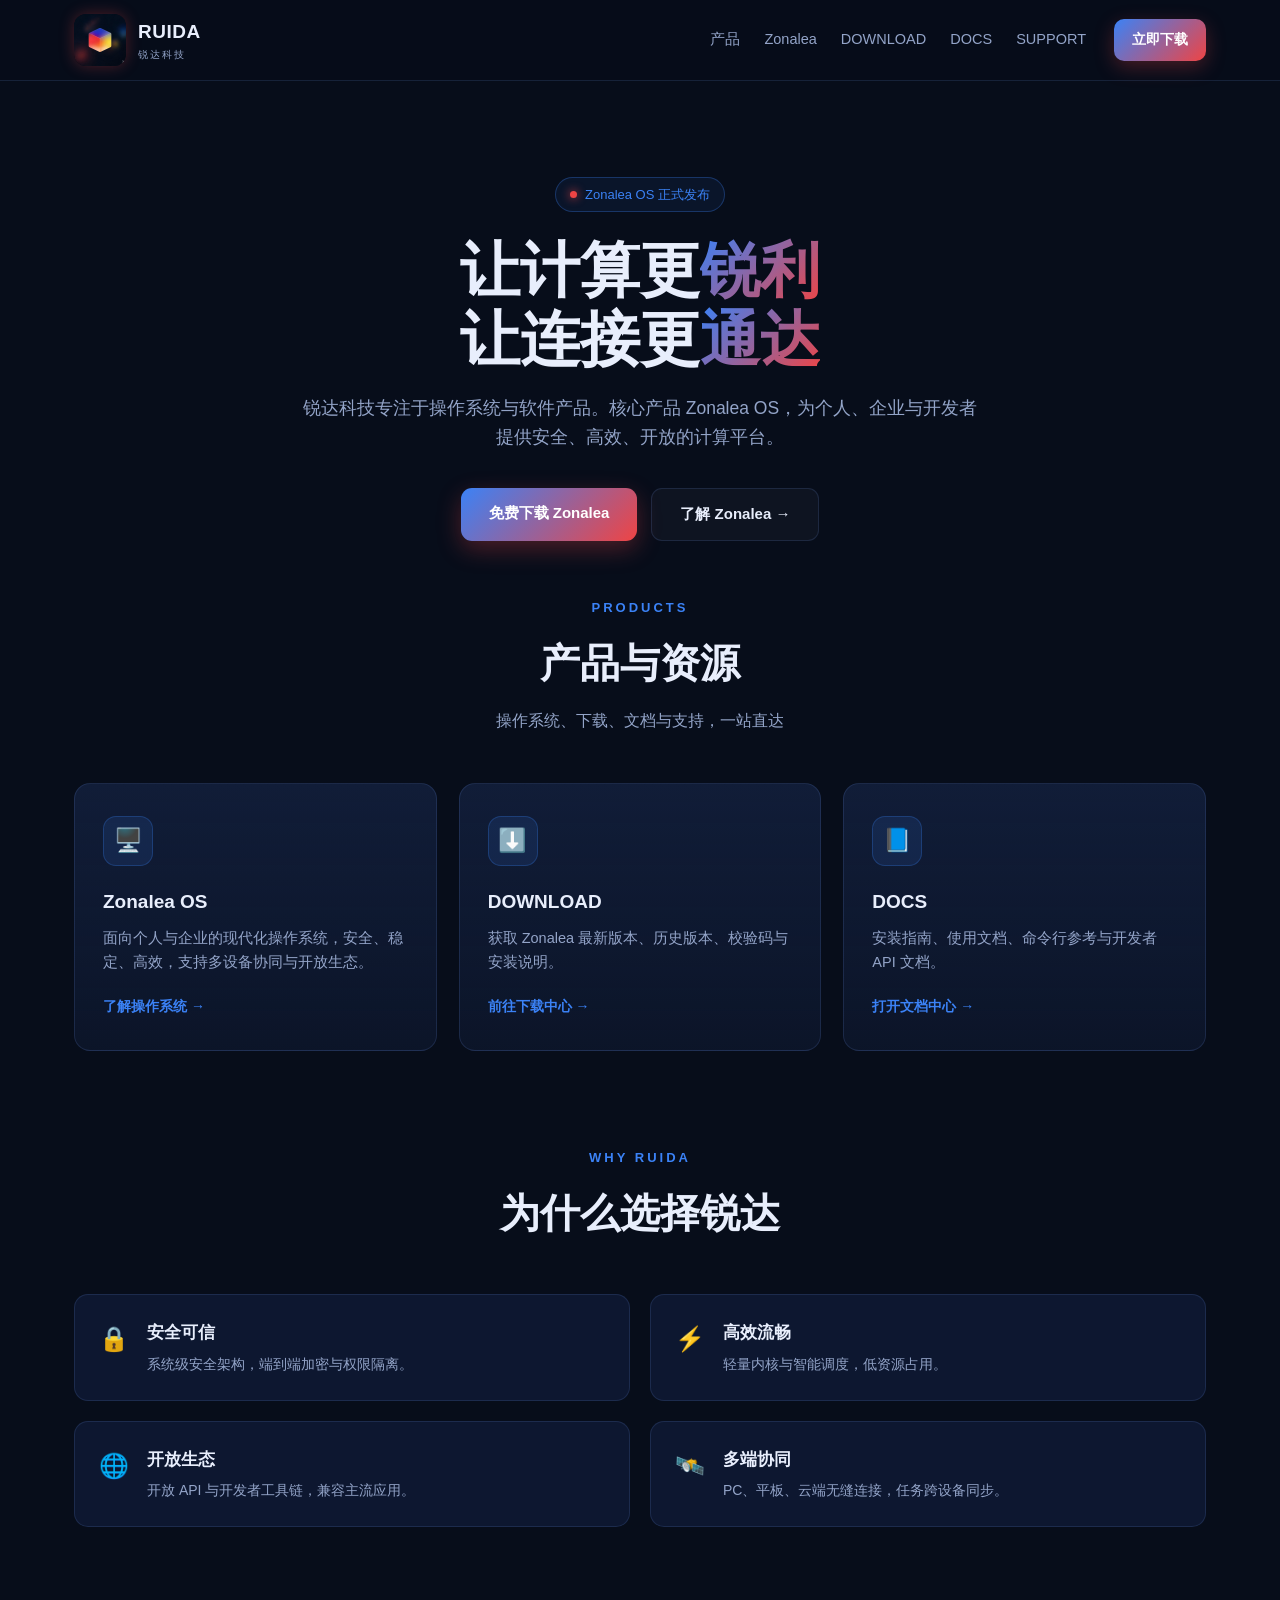
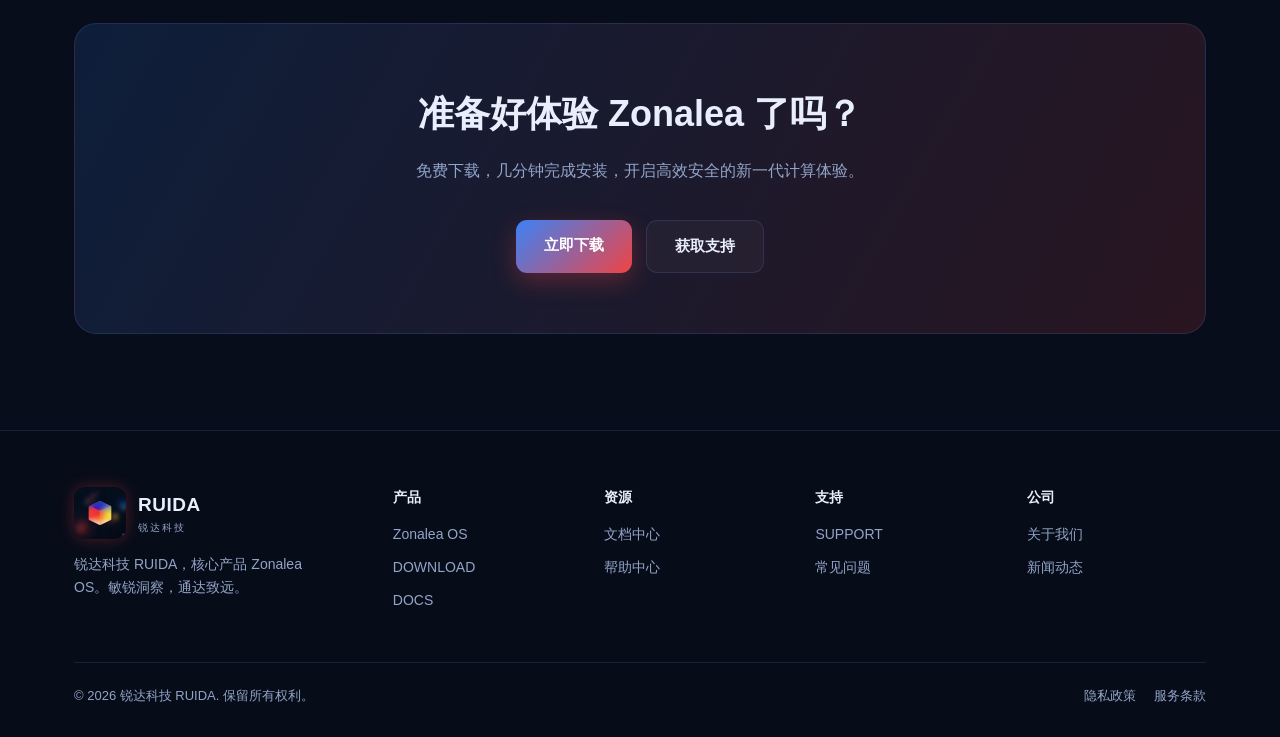
<file: index.html>
<!DOCTYPE html>
<html lang="zh-CN">
<head>
  <meta charset="UTF-8" />
  <meta name="viewport" content="width=device-width, initial-scale=1.0" />
  <title>锐达科技 RUIDA — Zonalea 操作系统与软件</title>
  <meta name="description" content="锐达科技 RUIDA 专注操作系统与软件，核心产品 Zonalea OS。" />
  
  <!-- 浏览器标签页图标设置为你的 Logo -->
  <link rel="icon" type="image/jpeg" href="logo.jpg" />
  
  <style>
    :root {
      --bg: #070d1a; 
      --bg-soft: #0d1730; 
      --card: #111d38;
      --line: rgba(120, 160, 255, .14); 
      --text: #e8eefc; 
      --muted: #93a4c8;
      /* 主题色：匹配 Logo 的蓝红渐变 */
      --blue: #3b82f6; 
      --red: #ef4444; 
      --grad: linear-gradient(135deg, #3b82f6, #ef4444);
      --radius: 16px; 
      --max: 1180px;
    }
    
    * { margin: 0; padding: 0; box-sizing: border-box; }
    
    body { 
      font-family: -apple-system, BlinkMacSystemFont, "Segoe UI", "PingFang SC", sans-serif; 
      background: var(--bg); 
      color: var(--text); 
      line-height: 1.65; 
      overflow-x: hidden; 
    }
    
    a { color: inherit; text-decoration: none; }
    .wrap { width: 100%; max-width: var(--max); margin: 0 auto; padding: 0 24px; }
    
    /* 顶部导航 */
    header { 
      position: sticky; 
      top: 0; 
      z-index: 50; 
      backdrop-filter: blur(14px); 
      background: rgba(7,13,26,.78); 
      border-bottom: 1px solid var(--line); 
    }
    
    .nav { 
      display: flex; 
      align-items: center; 
      height: 80px; /* 高度从 72 改为 80 */
      gap: 28px; 
    }
    
    .logo { 
      display: flex; 
      align-items: center; 
      gap: 12px; 
      font-weight: 800; 
      font-size: 19px; 
      letter-spacing: .5px; 
    }
    
    /* Logo 图片设置 */
    .logo img { 
      width: 52px; /* 尺寸从 38 改为 52 */
      height: 52px; 
      border-radius: 12px; 
      object-fit: cover; 
      object-position: center; 
      box-shadow: 0 0 15px rgba(239, 68, 68, 0.3);
      background-color: rgba(255,255,255,0.05); /* 加一点微弱的底色防止边缘太黑 */
    }
    
    .logo small { 
      display: block; 
      font-size: 10px; 
      color: var(--muted); 
      font-weight: 500; 
      letter-spacing: 2px; 
    }
    
    .nav-links { 
      display: flex; 
      gap: 24px; 
      margin-left: auto; 
      font-size: 14.5px; 
      color: var(--muted); 
    }
    
    .nav-links a:hover { color: var(--text); }
    
    .nav-cta { 
      font-size: 14px; 
      padding: 9px 18px; 
      border-radius: 10px; 
      background: var(--grad); 
      color: #fff; 
      font-weight: 700; 
      box-shadow: 0 6px 20px rgba(239,68,68,.28); 
    }
    
    .menu-btn { 
      display: none; 
      background: none; 
      border: 0; 
      color: var(--text); 
      font-size: 24px; 
      cursor: pointer; 
    }
    
    /* 首屏区 */
    section { position: relative; z-index: 1; padding: 0 0 96px; }
    
    .page-hero { padding: 96px 0 56px; text-align: center; }
    
    .page-hero h1 { 
      font-size: clamp(34px, 5vw, 60px); 
      line-height: 1.15; 
      font-weight: 800; 
      margin-bottom: 20px; 
    }
    
    .page-hero p { 
      max-width: 680px; 
      margin: 0 auto; 
      color: var(--muted); 
      font-size: 17.5px; 
    }
    
    .grad-text { 
      background: var(--grad); 
      -webkit-background-clip: text; 
      color: transparent; 
    }
    
    .badge { 
      display: inline-flex; 
      align-items: center; 
      gap: 8px; 
      font-size: 13px; 
      color: var(--blue); 
      border: 1px solid rgba(59,130,246,.3); 
      background: rgba(59,130,246,.07); 
      padding: 6px 14px; 
      border-radius: 999px; 
      margin-bottom: 24px; 
    }
    
    .dot { 
      width: 7px; 
      height: 7px; 
      border-radius: 50%; 
      background: var(--red); 
      box-shadow: 0 0 10px var(--red); 
    }
    
    .hero-actions { 
      display: flex; 
      gap: 14px; 
      justify-content: center; 
      flex-wrap: wrap; 
      margin-top: 36px; 
    }
    
    .btn { 
      display: inline-block; 
      padding: 13px 28px; 
      border-radius: 11px; 
      font-weight: 700; 
      font-size: 15px; 
      transition: all .2s; 
    }
    
    .btn-primary { 
      background: var(--grad); 
      color: #fff; 
      box-shadow: 0 8px 24px rgba(239,68,68,.3); 
    }
    
    .btn-primary:hover { 
      transform: translateY(-2px); 
      box-shadow: 0 12px 32px rgba(239,68,68,.45); 
    }
    
    .btn-ghost { 
      border: 1px solid var(--line); 
      color: var(--text); 
      background: rgba(255,255,255,.03); 
    }
    
    .btn-ghost:hover { 
      border-color: var(--blue); 
      background: rgba(59,130,246,.09); 
    }
    
    /* 内容区块 */
    .sec-head { text-align: center; margin-bottom: 48px; }
    
    .sec-tag { 
      font-size: 13px; 
      color: var(--blue); 
      letter-spacing: 3px; 
      font-weight: 700; 
      margin-bottom: 12px; 
    }
    
    .sec-head h2 { 
      font-size: clamp(26px, 3.4vw, 40px); 
      font-weight: 800; 
    }
    
    .sec-head p { 
      color: var(--muted); 
      margin-top: 12px; 
      font-size: 16px; 
    }
    
    .grid-3 { display: grid; grid-template-columns: repeat(3, 1fr); gap: 22px; }
    .grid-2 { display: grid; grid-template-columns: repeat(2, 1fr); gap: 20px; }
    
    .card { 
      background: linear-gradient(180deg, var(--card), rgba(17,29,56,.5)); 
      border: 1px solid var(--line); 
      border-radius: var(--radius); 
      padding: 32px 28px; 
      transition: .25s; 
      display: flex; 
      flex-direction: column; 
    }
    
    .card:hover { 
      transform: translateY(-6px); 
      border-color: rgba(239,68,68,.5); 
      box-shadow: 0 18px 40px rgba(0,0,0,.42); 
    }
    
    .icon { 
      width: 50px; 
      height: 50px; 
      border-radius: 13px; 
      background: rgba(59,130,246,.12); 
      border: 1px solid rgba(59,130,246,.25); 
      display: grid; 
      place-items: center; 
      font-size: 23px; 
      margin-bottom: 20px; 
    }
    
    .card h3 { font-size: 19px; margin-bottom: 10px; font-weight: 700; }
    .card p { color: var(--muted); font-size: 14.5px; flex: 1; }
    .card-link { margin-top: 20px; font-size: 14px; color: var(--blue); font-weight: 600; }
    
    .feature { 
      display: flex; 
      gap: 18px; 
      padding: 24px; 
      background: var(--bg-soft); 
      border: 1px solid var(--line); 
      border-radius: 14px; 
    }
    
    .feature .fi { font-size: 24px; }
    .feature h4 { font-size: 16.5px; margin-bottom: 6px; }
    .feature p { color: var(--muted); font-size: 14px; }
    
    .cta-band { 
      background: linear-gradient(120deg, rgba(59,130,246,.15), rgba(239,68,68,.15)); 
      border: 1px solid var(--line); 
      border-radius: 22px; 
      padding: 60px 36px; 
      text-align: center; 
      margin-bottom: 96px; 
    }
    
    .cta-band h2 { 
      font-size: clamp(24px, 3.2vw, 36px); 
      font-weight: 800; 
      margin-bottom: 14px; 
    }
    
    .cta-band p { color: var(--muted); margin-bottom: 28px; }
    
    /* 页脚 */
    footer { 
      border-top: 1px solid var(--line); 
      padding: 56px 0 30px; 
      background: rgba(7,13,26,.6); 
    }
    
    .foot-grid { 
      display: grid; 
      grid-template-columns: 1.6fr repeat(4,1fr); 
      gap: 32px; 
      margin-bottom: 40px; 
    }
    
    .foot-brand p { 
      color: var(--muted); 
      font-size: 14px; 
      margin-top: 14px; 
      max-width: 260px; 
    }
    
    .foot-col h5 { font-size: 13.5px; margin-bottom: 14px; }
    
    .foot-col a { 
      display: block; 
      color: var(--muted); 
      font-size: 14px; 
      margin-bottom: 10px; 
    }
    
    .foot-col a:hover { color: var(--blue); }
    
    .foot-bottom { 
      border-top: 1px solid var(--line); 
      padding-top: 22px; 
      display: flex; 
      justify-content: space-between; 
      flex-wrap: wrap; 
      font-size: 13px; 
      color: var(--muted); 
    }
    
    .foot-bottom a { margin-left: 18px; }
    
    /* 手机端适配 */
    @media(max-width:900px) { 
      .grid-3 { grid-template-columns: 1fr 1fr; } 
      .foot-grid { grid-template-columns: 1fr 1fr; } 
    }
    
    @media(max-width:720px) {
      .nav-links, .nav-cta { display: none; } 
      .menu-btn { display: block; margin-left: auto; }
      /* 手机菜单下拉的 top 改为 80px 以匹配导航栏高度 */
      .nav.open .nav-links { 
        display: flex; 
        flex-direction: column; 
        position: absolute; 
        top: 80px; 
        left: 0; 
        right: 0; 
        background: rgba(7,13,26,.98); 
        padding: 12px 24px 20px; 
        border-bottom: 1px solid var(--line);
      }
      .grid-3, .grid-2 { grid-template-columns: 1fr; } 
      .foot-grid { grid-template-columns: 1fr 1fr; } 
      .foot-brand { grid-column: 1/-1; }
    }
  </style>
</head>
<body>

  <header>
    <div class="wrap">
      <nav class="nav" id="nav">
        <!-- 替换成图片的地方 -->
        <a href="index.html" class="logo">
          <img src="logo.jpg" alt="Zonalea Logo">
          <span>RUIDA<small>锐达科技</small></span>
        </a>
        <div class="nav-links">
          <a href="#products">产品</a>
          <a href="zonalea/">Zonalea</a>
          <a href="download/">DOWNLOAD</a>
          <a href="docs/">DOCS</a>
          <a href="support/">SUPPORT</a>
        </div>
        <a href="download/" class="nav-cta">立即下载</a>
        <button class="menu-btn" id="menuBtn">☰</button>
      </nav>
    </div>
  </header>

  <main>
    <section class="page-hero">
      <div class="wrap">
        <div class="badge"><span class="dot"></span> Zonalea OS 正式发布</div>
        <h1>让计算更<span class="grad-text">锐利</span><br>让连接更<span class="grad-text">通达</span></h1>
        <p>锐达科技专注于操作系统与软件产品。核心产品 Zonalea OS，为个人、企业与开发者提供安全、高效、开放的计算平台。</p>
        <div class="hero-actions">
          <a href="download/" class="btn btn-primary">免费下载 Zonalea</a>
          <a href="zonalea/" class="btn btn-ghost">了解 Zonalea →</a>
        </div>
      </div>
    </section>

    <section id="products">
      <div class="wrap">
        <div class="sec-head">
          <div class="sec-tag">PRODUCTS</div>
          <h2>产品与资源</h2>
          <p>操作系统、下载、文档与支持，一站直达</p>
        </div>
        <div class="grid-3">
          <a href="zonalea/" class="card">
            <div class="icon">🖥️</div>
            <h3>Zonalea OS</h3>
            <p>面向个人与企业的现代化操作系统，安全、稳定、高效，支持多设备协同与开放生态。</p>
            <span class="card-link">了解操作系统 →</span>
          </a>
          <a href="download/" class="card">
            <div class="icon">⬇️</div>
            <h3>DOWNLOAD</h3>
            <p>获取 Zonalea 最新版本、历史版本、校验码与安装说明。</p>
            <span class="card-link">前往下载中心 →</span>
          </a>
          <a href="docs/" class="card">
            <div class="icon">📘</div>
            <h3>DOCS</h3>
            <p>安装指南、使用文档、命令行参考与开发者 API 文档。</p>
            <span class="card-link">打开文档中心 →</span>
          </a>
        </div>
      </div>
    </section>

    <section>
      <div class="wrap">
        <div class="sec-head">
          <div class="sec-tag">WHY RUIDA</div>
          <h2>为什么选择锐达</h2>
        </div>
        <div class="grid-2">
          <div class="feature"><div class="fi">🔒</div><div><h4>安全可信</h4><p>系统级安全架构，端到端加密与权限隔离。</p></div></div>
          <div class="feature"><div class="fi">⚡</div><div><h4>高效流畅</h4><p>轻量内核与智能调度，低资源占用。</p></div></div>
          <div class="feature"><div class="fi">🌐</div><div><h4>开放生态</h4><p>开放 API 与开发者工具链，兼容主流应用。</p></div></div>
          <div class="feature"><div class="fi">🛰️</div><div><h4>多端协同</h4><p>PC、平板、云端无缝连接，任务跨设备同步。</p></div></div>
        </div>
      </div>
    </section>

    <div class="wrap">
      <div class="cta-band">
        <h2>准备好体验 Zonalea 了吗？</h2>
        <p>免费下载，几分钟完成安装，开启高效安全的新一代计算体验。</p>
        <div class="hero-actions">
          <a href="download/" class="btn btn-primary">立即下载</a>
          <a href="support/" class="btn btn-ghost">获取支持</a>
        </div>
      </div>
    </div>
  </main>

  <footer>
    <div class="wrap">
      <div class="foot-grid">
        <div class="foot-brand">
          <a href="index.html" class="logo">
            <img src="logo.jpg" alt="Logo">
            <span>RUIDA<small>锐达科技</small></span>
          </a>
          <p>锐达科技 RUIDA，核心产品 Zonalea OS。敏锐洞察，通达致远。</p>
        </div>
        <div class="foot-col">
          <h5>产品</h5>
          <a href="zonalea/">Zonalea OS</a>
          <a href="download/">DOWNLOAD</a>
          <a href="docs/">DOCS</a>
        </div>
        <div class="foot-col">
          <h5>资源</h5>
          <a href="docs/">文档中心</a>
          <a href="support/">帮助中心</a>
        </div>
        <div class="foot-col">
          <h5>支持</h5>
          <a href="support/">SUPPORT</a>
          <a href="support/">常见问题</a>
        </div>
        <div class="foot-col">
          <h5>公司</h5>
          <a href="#">关于我们</a>
          <a href="#">新闻动态</a>
        </div>
      </div>
      <div class="foot-bottom">
        <span>© 2026 锐达科技 RUIDA. 保留所有权利。</span>
        <span><a href="#">隐私政策</a><a href="#">服务条款</a></span>
      </div>
    </div>
  </footer>

  <script>
    const nav = document.getElementById('nav');
    document.getElementById('menuBtn').addEventListener('click', () => nav.classList.toggle('open'));
  </script>
</body>
</html>
</file>
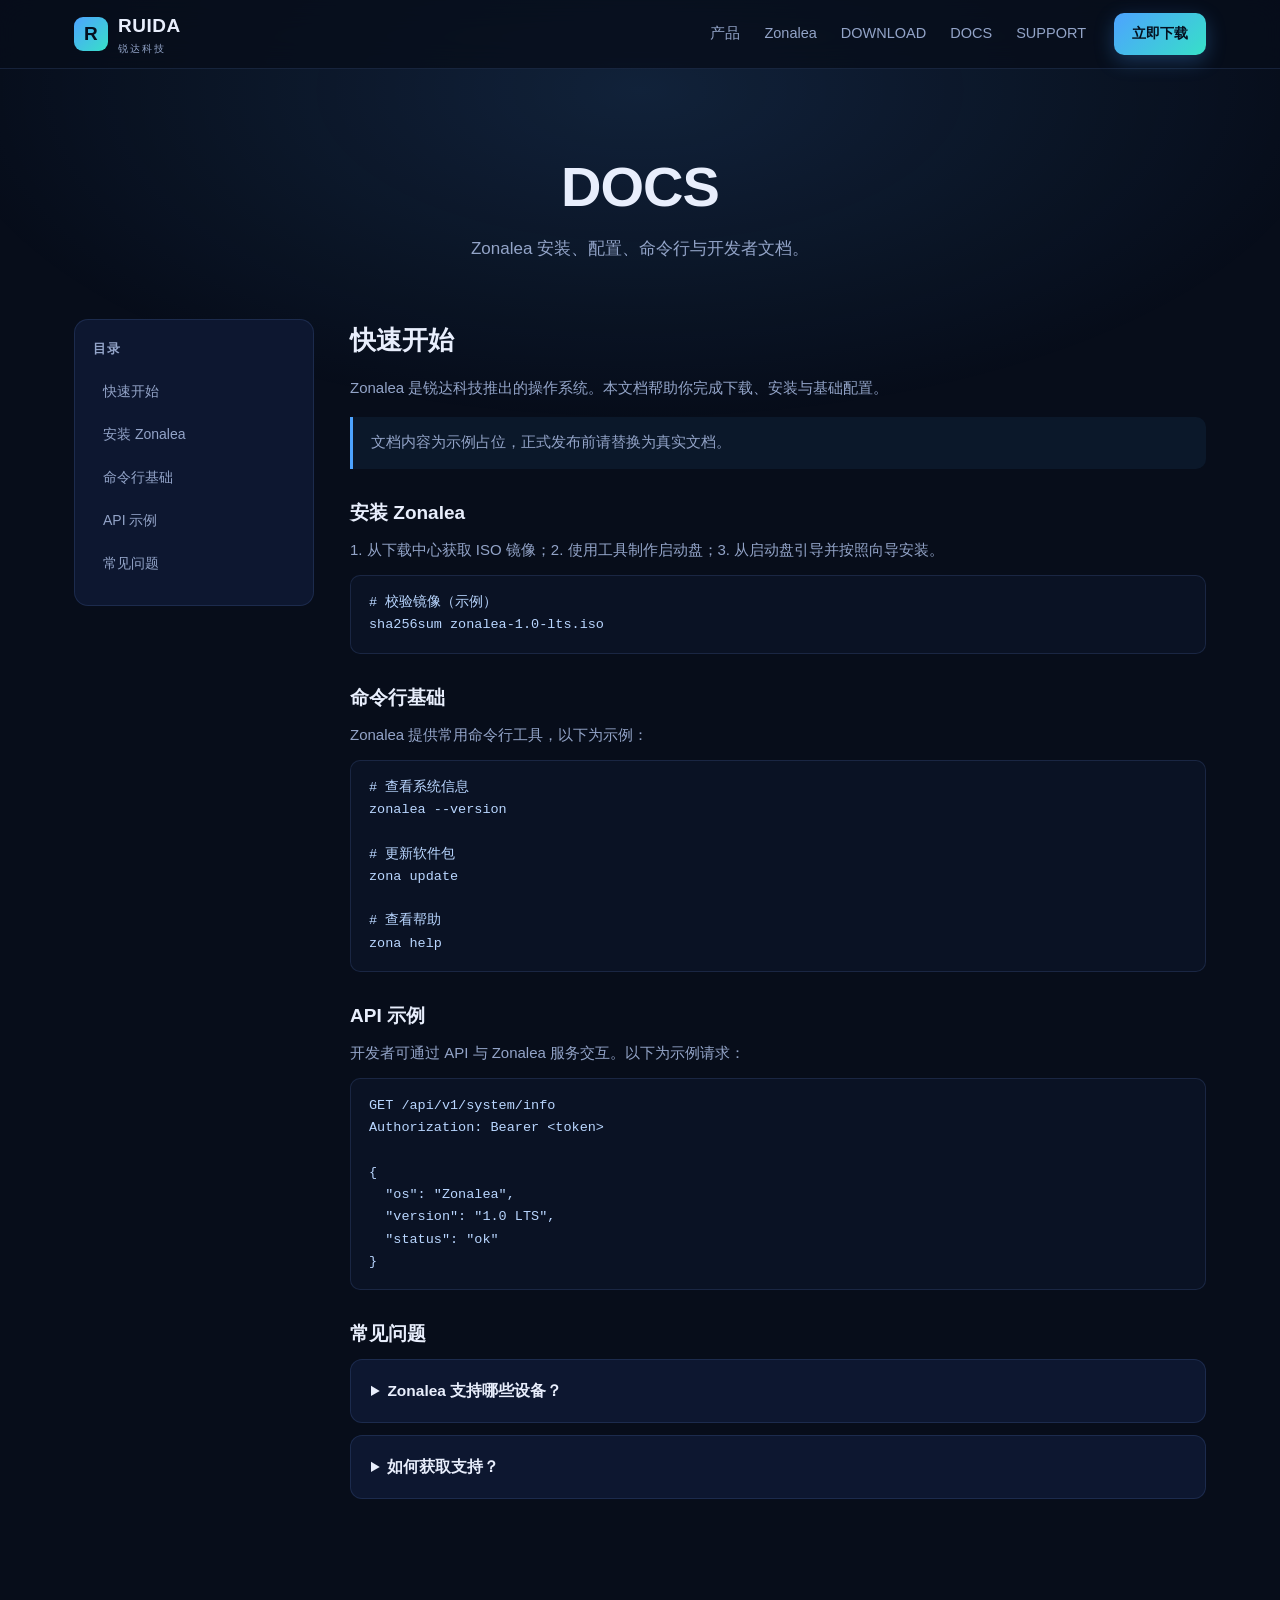
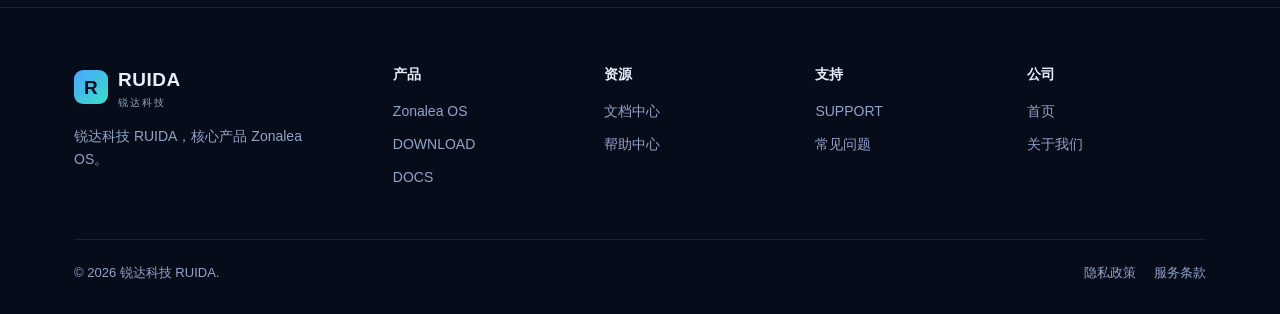
<file: docs/index.html>
<!DOCTYPE html>
<html lang="zh-CN">
<head>
<meta charset="UTF-8">
<meta name="viewport" content="width=device-width, initial-scale=1.0">
<title>DOCS — Zonalea 文档中心 | 锐达科技</title>
<link rel="stylesheet" href="../assets/style.css">
</head>
<body>
<header>
  <div class="wrap">
    <nav class="nav" id="nav">
      <a href="../index.html" class="logo"><span class="logo-mark">R</span><span>RUIDA<small>锐达科技</small></span></a>
      <div class="nav-links">
        <a href="../index.html#products">产品</a><a href="../zonalea/">Zonalea</a><a href="../download/">DOWNLOAD</a><a href="../docs/">DOCS</a><a href="../support/">SUPPORT</a>
      </div>
      <a href="../download/" class="nav-cta">立即下载</a>
      <button class="menu-btn" id="menuBtn" aria-label="菜单">☰</button>
    </nav>
  </div>
</header>

<main>
  <section class="page-hero">
    <div class="wrap">
      <h1>DOCS</h1>
      <p>Zonalea 安装、配置、命令行与开发者文档。</p>
    </div>
  </section>

  <section>
    <div class="wrap docs-layout">
      <aside class="docs-nav">
        <h4>目录</h4>
        <a href="#start">快速开始</a>
        <a href="#install">安装 Zonalea</a>
        <a href="#cli">命令行基础</a>
        <a href="#api">API 示例</a>
        <a href="#faq">常见问题</a>
      </aside>

      <div class="docs-content">
        <h2 id="start">快速开始</h2>
        <p>Zonalea 是锐达科技推出的操作系统。本文档帮助你完成下载、安装与基础配置。</p>
        <div class="notice">文档内容为示例占位，正式发布前请替换为真实文档。</div>

        <h3 id="install">安装 Zonalea</h3>
        <p>1. 从下载中心获取 ISO 镜像；2. 使用工具制作启动盘；3. 从启动盘引导并按照向导安装。</p>
        <pre class="code"># 校验镜像（示例）
sha256sum zonalea-1.0-lts.iso</pre>

        <h3 id="cli">命令行基础</h3>
        <p>Zonalea 提供常用命令行工具，以下为示例：</p>
        <pre class="code"># 查看系统信息
zonalea --version

# 更新软件包
zona update

# 查看帮助
zona help</pre>

        <h3 id="api">API 示例</h3>
        <p>开发者可通过 API 与 Zonalea 服务交互。以下为示例请求：</p>
        <pre class="code">GET /api/v1/system/info
Authorization: Bearer &lt;token&gt;

{
  "os": "Zonalea",
  "version": "1.0 LTS",
  "status": "ok"
}</pre>

        <h3 id="faq">常见问题</h3>
        <div class="faq">
          <details><summary>Zonalea 支持哪些设备？</summary><p>支持主流 x86_64 设备，具体兼容列表请关注后续文档。</p></details>
          <details><summary>如何获取支持？</summary><p>请前往 SUPPORT 页面查看帮助中心与联系方式。</p></details>
        </div>
      </div>
    </div>
  </section>
</main>

<footer>
  <div class="wrap">
    <div class="foot-grid">
      <div class="foot-brand"><a href="../index.html" class="logo"><span class="logo-mark">R</span><span>RUIDA<small>锐达科技</small></span></a><p>锐达科技 RUIDA，核心产品 Zonalea OS。</p></div>
      <div class="foot-col"><h5>产品</h5><a href="../zonalea/">Zonalea OS</a><a href="../download/">DOWNLOAD</a><a href="../docs/">DOCS</a></div>
      <div class="foot-col"><h5>资源</h5><a href="../docs/">文档中心</a><a href="../support/">帮助中心</a></div>
      <div class="foot-col"><h5>支持</h5><a href="../support/">SUPPORT</a><a href="../support/">常见问题</a></div>
      <div class="foot-col"><h5>公司</h5><a href="../index.html">首页</a><a href="#">关于我们</a></div>
    </div>
    <div class="foot-bottom"><span>© <span data-year>2026</span> 锐达科技 RUIDA.</span><span><a href="#">隐私政策</a><a href="#">服务条款</a></span></div>
  </div>
</footer>
<script src="../assets/main.js"></script>
</body>
</html>
</file>
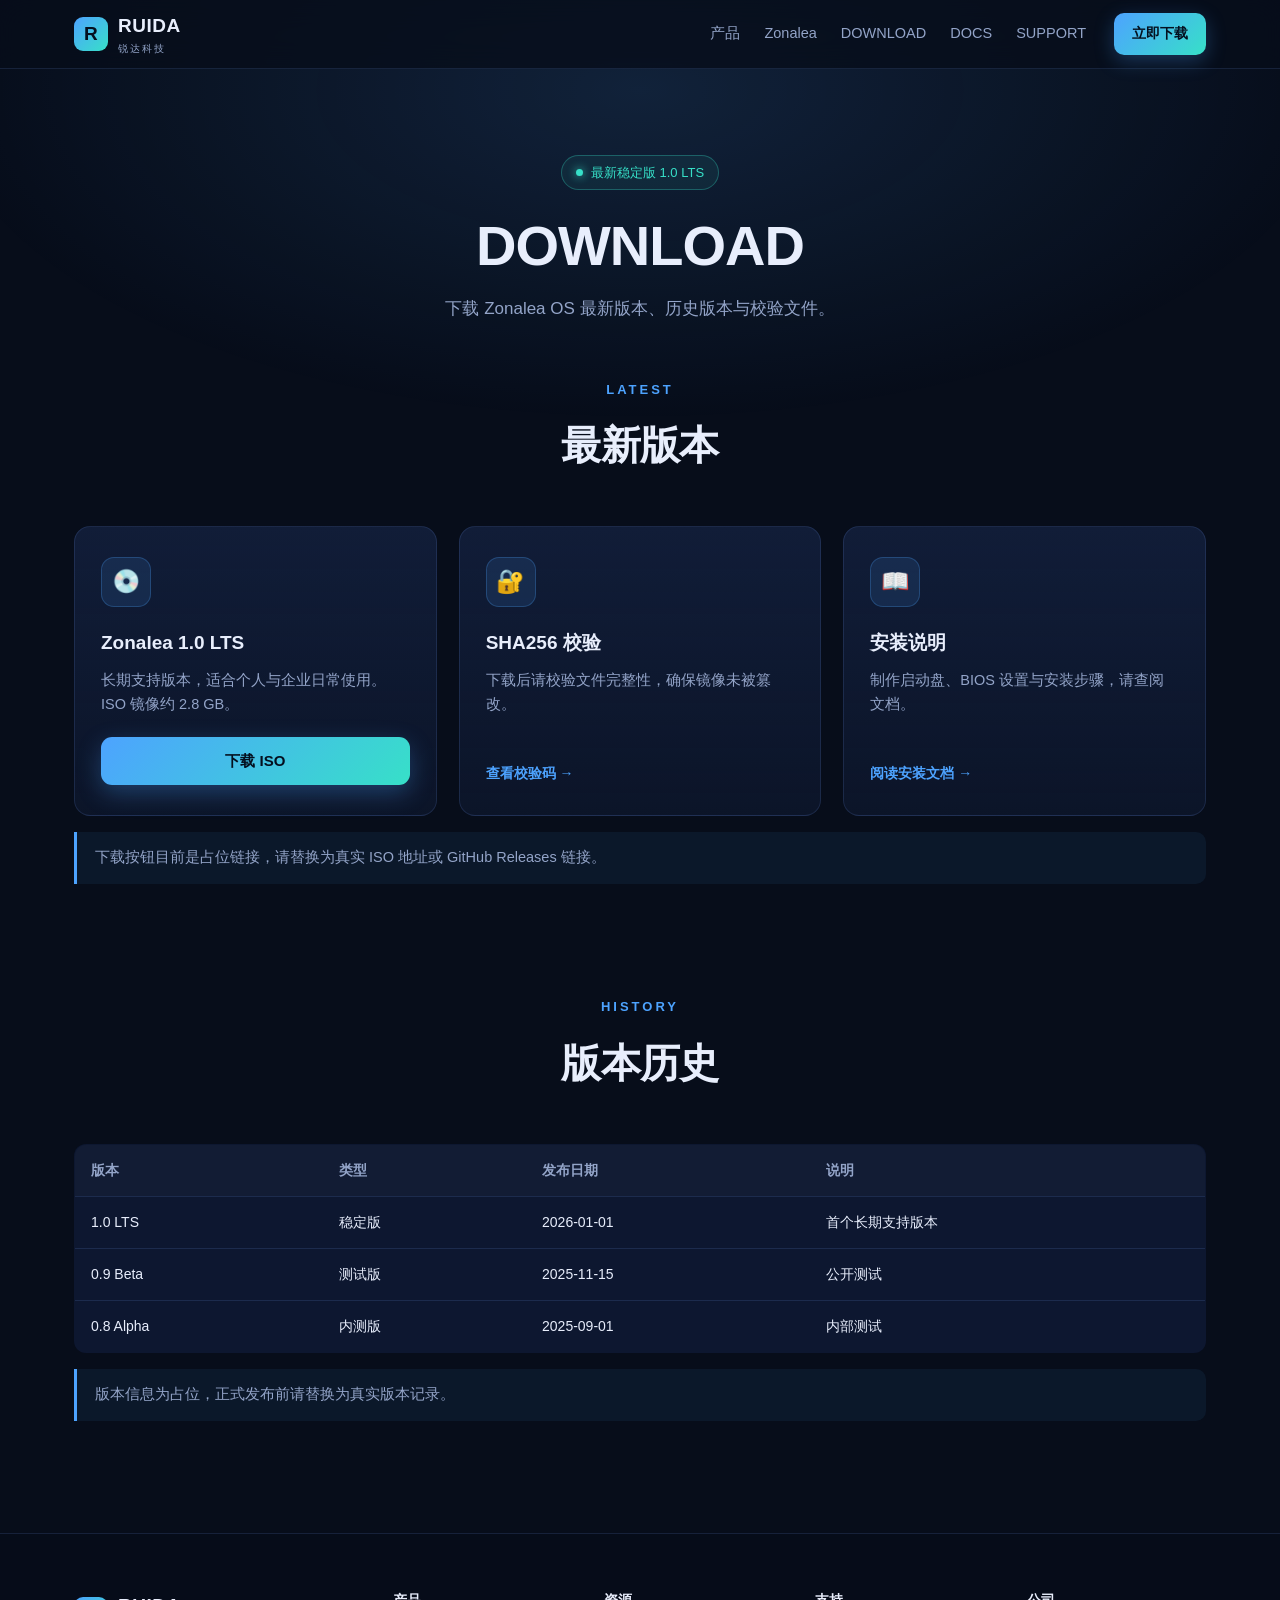
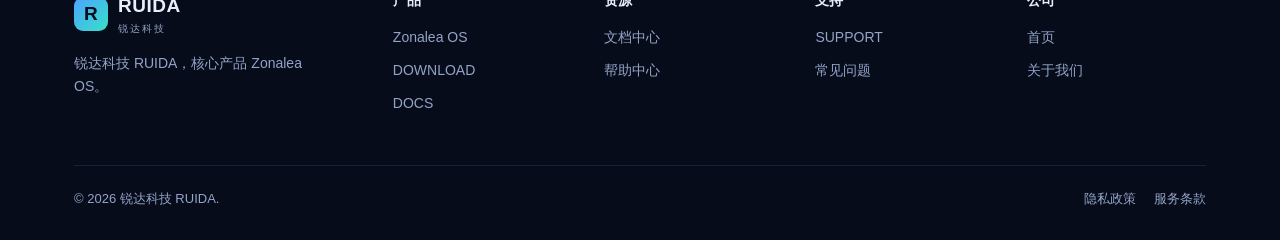
<file: download/index.html>
<!DOCTYPE html>
<html lang="zh-CN">
<head>
<meta charset="UTF-8">
<meta name="viewport" content="width=device-width, initial-scale=1.0">
<title>DOWNLOAD — Zonalea 下载中心 | 锐达科技</title>
<link rel="stylesheet" href="../assets/style.css">
</head>
<body>
<header>
  <div class="wrap">
    <nav class="nav" id="nav">
      <a href="../index.html" class="logo"><span class="logo-mark">R</span><span>RUIDA<small>锐达科技</small></span></a>
      <div class="nav-links">
        <a href="../index.html#products">产品</a><a href="../zonalea/">Zonalea</a><a href="../download/">DOWNLOAD</a><a href="../docs/">DOCS</a><a href="../support/">SUPPORT</a>
      </div>
      <a href="../download/" class="nav-cta">立即下载</a>
      <button class="menu-btn" id="menuBtn" aria-label="菜单">☰</button>
    </nav>
  </div>
</header>

<main>
  <section class="page-hero">
    <div class="wrap">
      <div class="badge"><span class="dot"></span> 最新稳定版 1.0 LTS</div>
      <h1>DOWNLOAD</h1>
      <p>下载 Zonalea OS 最新版本、历史版本与校验文件。</p>
    </div>
  </section>

  <section>
    <div class="wrap">
      <div class="sec-head"><div class="sec-tag">LATEST</div><h2>最新版本</h2></div>
      <div class="grid-3">
        <div class="card">
          <div class="icon">💿</div>
          <h3>Zonalea 1.0 LTS</h3>
          <p>长期支持版本，适合个人与企业日常使用。ISO 镜像约 2.8 GB。</p>
          <a href="#" class="btn btn-primary" style="margin-top:20px;text-align:center">下载 ISO</a>
        </div>
        <div class="card">
          <div class="icon">🔐</div>
          <h3>SHA256 校验</h3>
          <p>下载后请校验文件完整性，确保镜像未被篡改。</p>
          <a href="#" class="card-link">查看校验码 →</a>
        </div>
        <div class="card">
          <div class="icon">📖</div>
          <h3>安装说明</h3>
          <p>制作启动盘、BIOS 设置与安装步骤，请查阅文档。</p>
          <a href="../docs/" class="card-link">阅读安装文档 →</a>
        </div>
      </div>
      <div class="notice">下载按钮目前是占位链接，请替换为真实 ISO 地址或 GitHub Releases 链接。</div>
    </div>
  </section>

  <section>
    <div class="wrap">
      <div class="sec-head"><div class="sec-tag">HISTORY</div><h2>版本历史</h2></div>
      <table class="table">
        <tr><th>版本</th><th>类型</th><th>发布日期</th><th>说明</th></tr>
        <tr><td>1.0 LTS</td><td>稳定版</td><td>2026-01-01</td><td>首个长期支持版本</td></tr>
        <tr><td>0.9 Beta</td><td>测试版</td><td>2025-11-15</td><td>公开测试</td></tr>
        <tr><td>0.8 Alpha</td><td>内测版</td><td>2025-09-01</td><td>内部测试</td></tr>
      </table>
      <div class="notice">版本信息为占位，正式发布前请替换为真实版本记录。</div>
    </div>
  </section>
</main>

<footer>
  <div class="wrap">
    <div class="foot-grid">
      <div class="foot-brand"><a href="../index.html" class="logo"><span class="logo-mark">R</span><span>RUIDA<small>锐达科技</small></span></a><p>锐达科技 RUIDA，核心产品 Zonalea OS。</p></div>
      <div class="foot-col"><h5>产品</h5><a href="../zonalea/">Zonalea OS</a><a href="../download/">DOWNLOAD</a><a href="../docs/">DOCS</a></div>
      <div class="foot-col"><h5>资源</h5><a href="../docs/">文档中心</a><a href="../support/">帮助中心</a></div>
      <div class="foot-col"><h5>支持</h5><a href="../support/">SUPPORT</a><a href="../support/">常见问题</a></div>
      <div class="foot-col"><h5>公司</h5><a href="../index.html">首页</a><a href="#">关于我们</a></div>
    </div>
    <div class="foot-bottom"><span>© <span data-year>2026</span> 锐达科技 RUIDA.</span><span><a href="#">隐私政策</a><a href="#">服务条款</a></span></div>
  </div>
</footer>
<script src="../assets/main.js"></script>
</body>
</html>
</file>
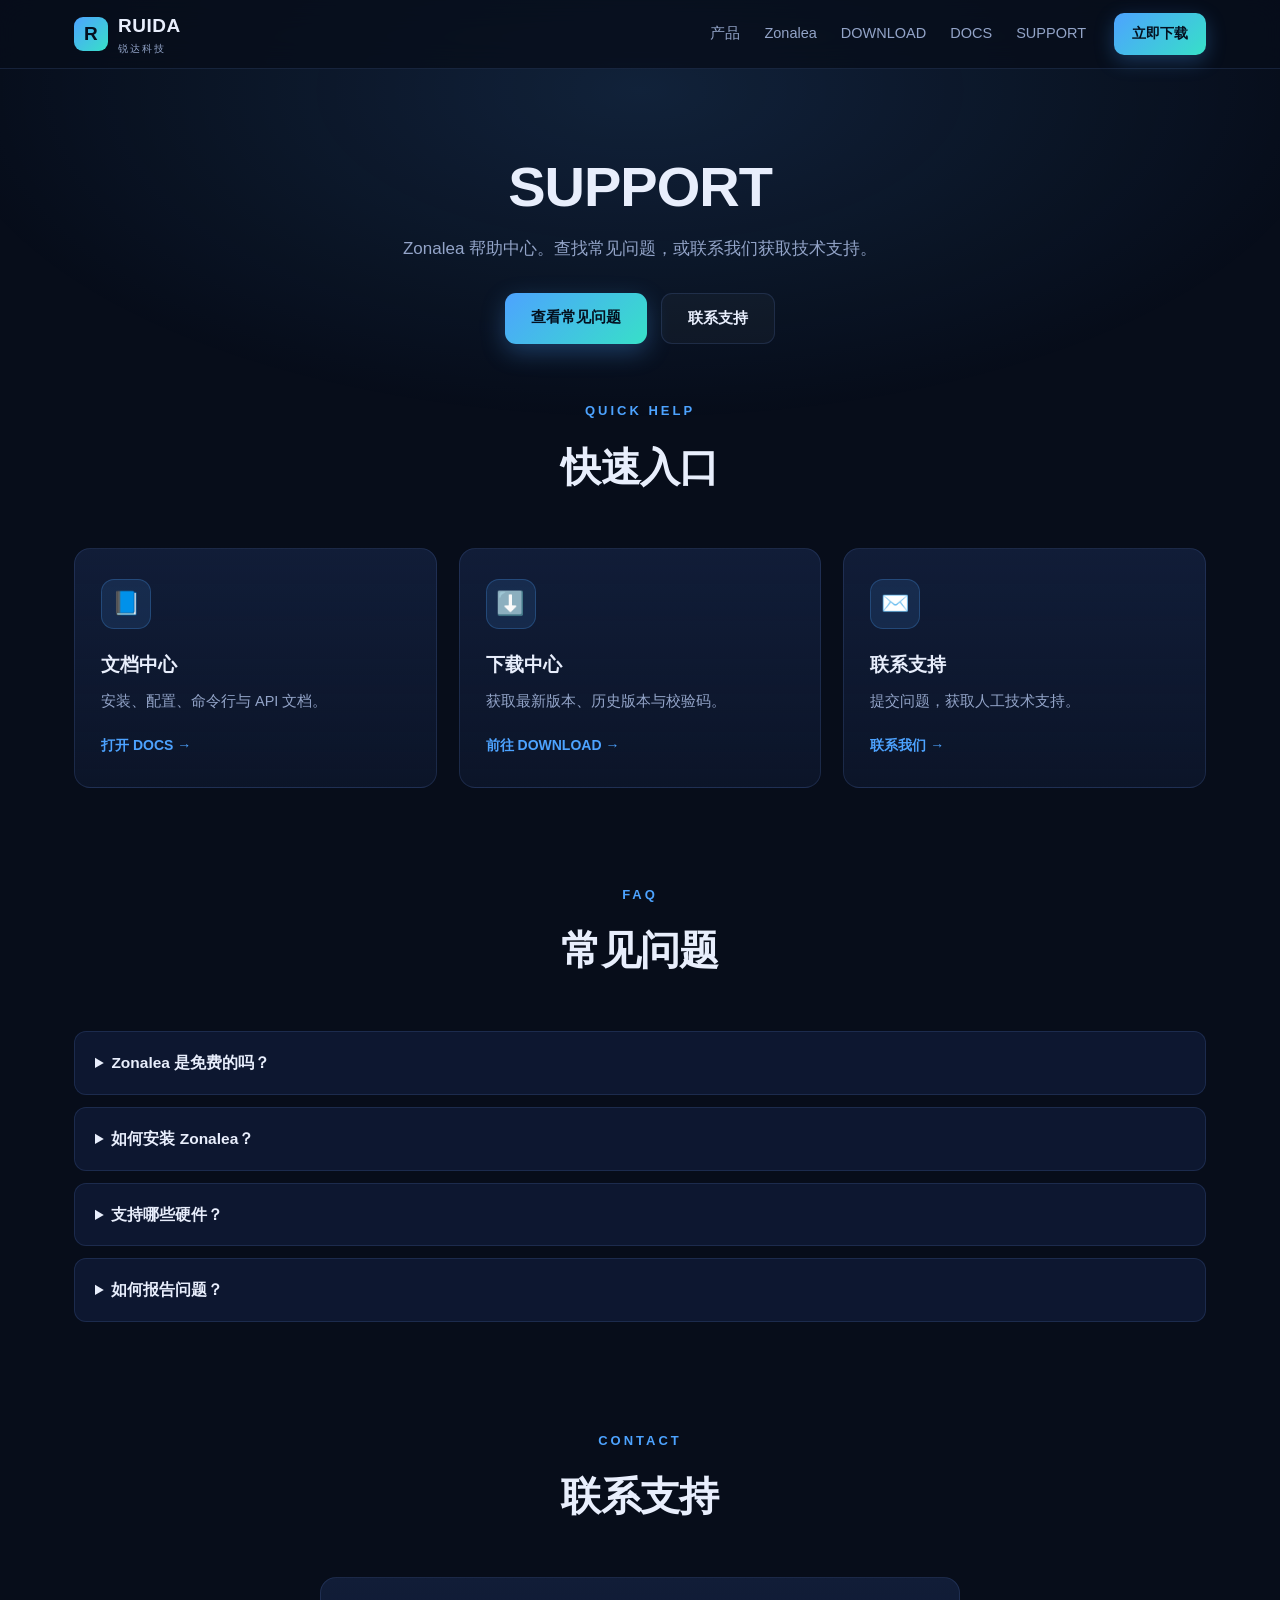
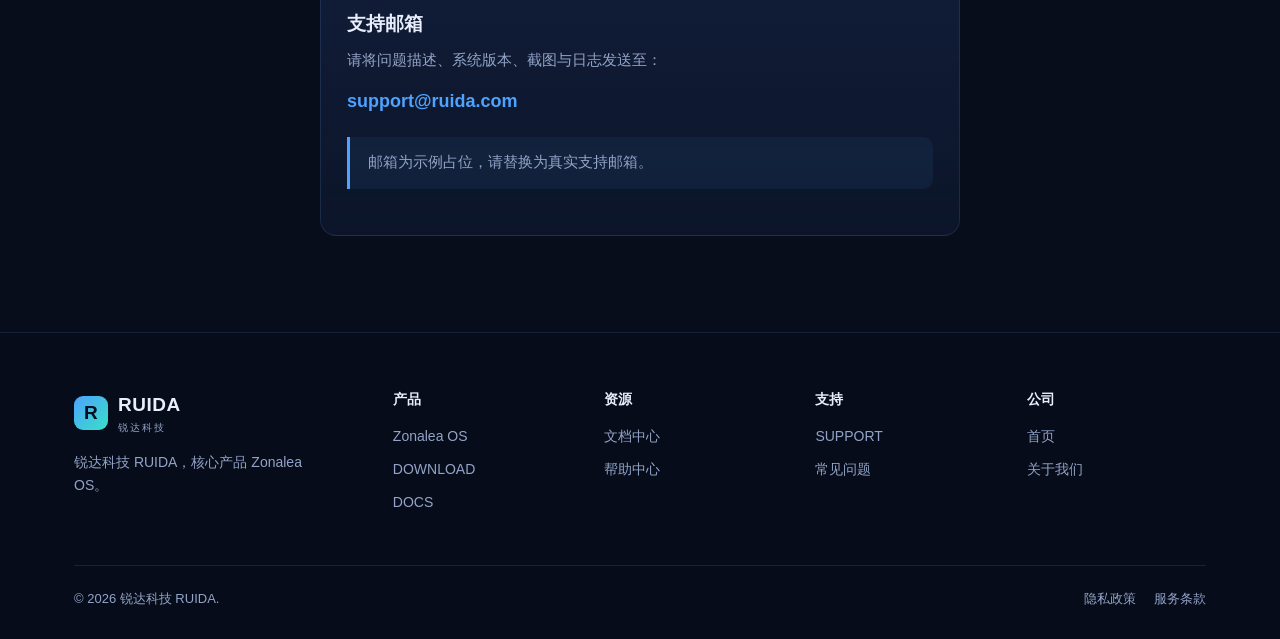
<file: support/index.html>
<!DOCTYPE html>
<html lang="zh-CN">
<head>
<meta charset="UTF-8">
<meta name="viewport" content="width=device-width, initial-scale=1.0">
<title>SUPPORT — Zonalea 支持中心 | 锐达科技</title>
<link rel="stylesheet" href="../assets/style.css">
</head>
<body>
<header>
  <div class="wrap">
    <nav class="nav" id="nav">
      <a href="../index.html" class="logo"><span class="logo-mark">R</span><span>RUIDA<small>锐达科技</small></span></a>
      <div class="nav-links">
        <a href="../index.html#products">产品</a><a href="../zonalea/">Zonalea</a><a href="../download/">DOWNLOAD</a><a href="../docs/">DOCS</a><a href="../support/">SUPPORT</a>
      </div>
      <a href="../download/" class="nav-cta">立即下载</a>
      <button class="menu-btn" id="menuBtn" aria-label="菜单">☰</button>
    </nav>
  </div>
</header>

<main>
  <section class="page-hero">
    <div class="wrap">
      <h1>SUPPORT</h1>
      <p>Zonalea 帮助中心。查找常见问题，或联系我们获取技术支持。</p>
      <div class="hero-actions">
        <a href="#faq" class="btn btn-primary">查看常见问题</a>
        <a href="#contact" class="btn btn-ghost">联系支持</a>
      </div>
    </div>
  </section>

  <section>
    <div class="wrap">
      <div class="sec-head"><div class="sec-tag">QUICK HELP</div><h2>快速入口</h2></div>
      <div class="grid-3">
        <a href="../docs/" class="card"><div class="icon">📘</div><h3>文档中心</h3><p>安装、配置、命令行与 API 文档。</p><span class="card-link">打开 DOCS →</span></a>
        <a href="../download/" class="card"><div class="icon">⬇️</div><h3>下载中心</h3><p>获取最新版本、历史版本与校验码。</p><span class="card-link">前往 DOWNLOAD →</span></a>
        <a href="#contact" class="card"><div class="icon">✉️</div><h3>联系支持</h3><p>提交问题，获取人工技术支持。</p><span class="card-link">联系我们 →</span></a>
      </div>
    </div>
  </section>

  <section id="faq">
    <div class="wrap">
      <div class="sec-head"><div class="sec-tag">FAQ</div><h2>常见问题</h2></div>
      <div class="faq">
        <details><summary>Zonalea 是免费的吗？</summary><p>基础版本免费提供，企业版与增值服务请关注后续公告。</p></details>
        <details><summary>如何安装 Zonalea？</summary><p>请前往 DOCS 查看安装指南，或下载页面查看安装说明。</p></details>
        <details><summary>支持哪些硬件？</summary><p>支持主流 x86_64 设备，具体兼容列表请以官方文档为准。</p></details>
        <details><summary>如何报告问题？</summary><p>可通过支持邮箱或 GitHub Issues 提交问题，请附上系统版本与日志。</p></details>
      </div>
    </div>
  </section>

  <section id="contact">
    <div class="wrap">
      <div class="sec-head"><div class="sec-tag">CONTACT</div><h2>联系支持</h2></div>
      <div class="card" style="max-width:640px;margin:0 auto">
        <h3>支持邮箱</h3>
        <p>请将问题描述、系统版本、截图与日志发送至：</p>
        <p style="margin-top:14px;font-size:18px;color:var(--blue);font-weight:700">support@ruida.com</p>
        <div class="notice" style="margin-top:20px">邮箱为示例占位，请替换为真实支持邮箱。</div>
      </div>
    </div>
  </section>
</main>

<footer>
  <div class="wrap">
    <div class="foot-grid">
      <div class="foot-brand"><a href="../index.html" class="logo"><span class="logo-mark">R</span><span>RUIDA<small>锐达科技</small></span></a><p>锐达科技 RUIDA，核心产品 Zonalea OS。</p></div>
      <div class="foot-col"><h5>产品</h5><a href="../zonalea/">Zonalea OS</a><a href="../download/">DOWNLOAD</a><a href="../docs/">DOCS</a></div>
      <div class="foot-col"><h5>资源</h5><a href="../docs/">文档中心</a><a href="../support/">帮助中心</a></div>
      <div class="foot-col"><h5>支持</h5><a href="../support/">SUPPORT</a><a href="../support/">常见问题</a></div>
      <div class="foot-col"><h5>公司</h5><a href="../index.html">首页</a><a href="#">关于我们</a></div>
    </div>
    <div class="foot-bottom"><span>© <span data-year>2026</span> 锐达科技 RUIDA.</span><span><a href="#">隐私政策</a><a href="#">服务条款</a></span></div>
  </div>
</footer>
<script src="../assets/main.js"></script>
</body>
</html>
</file>
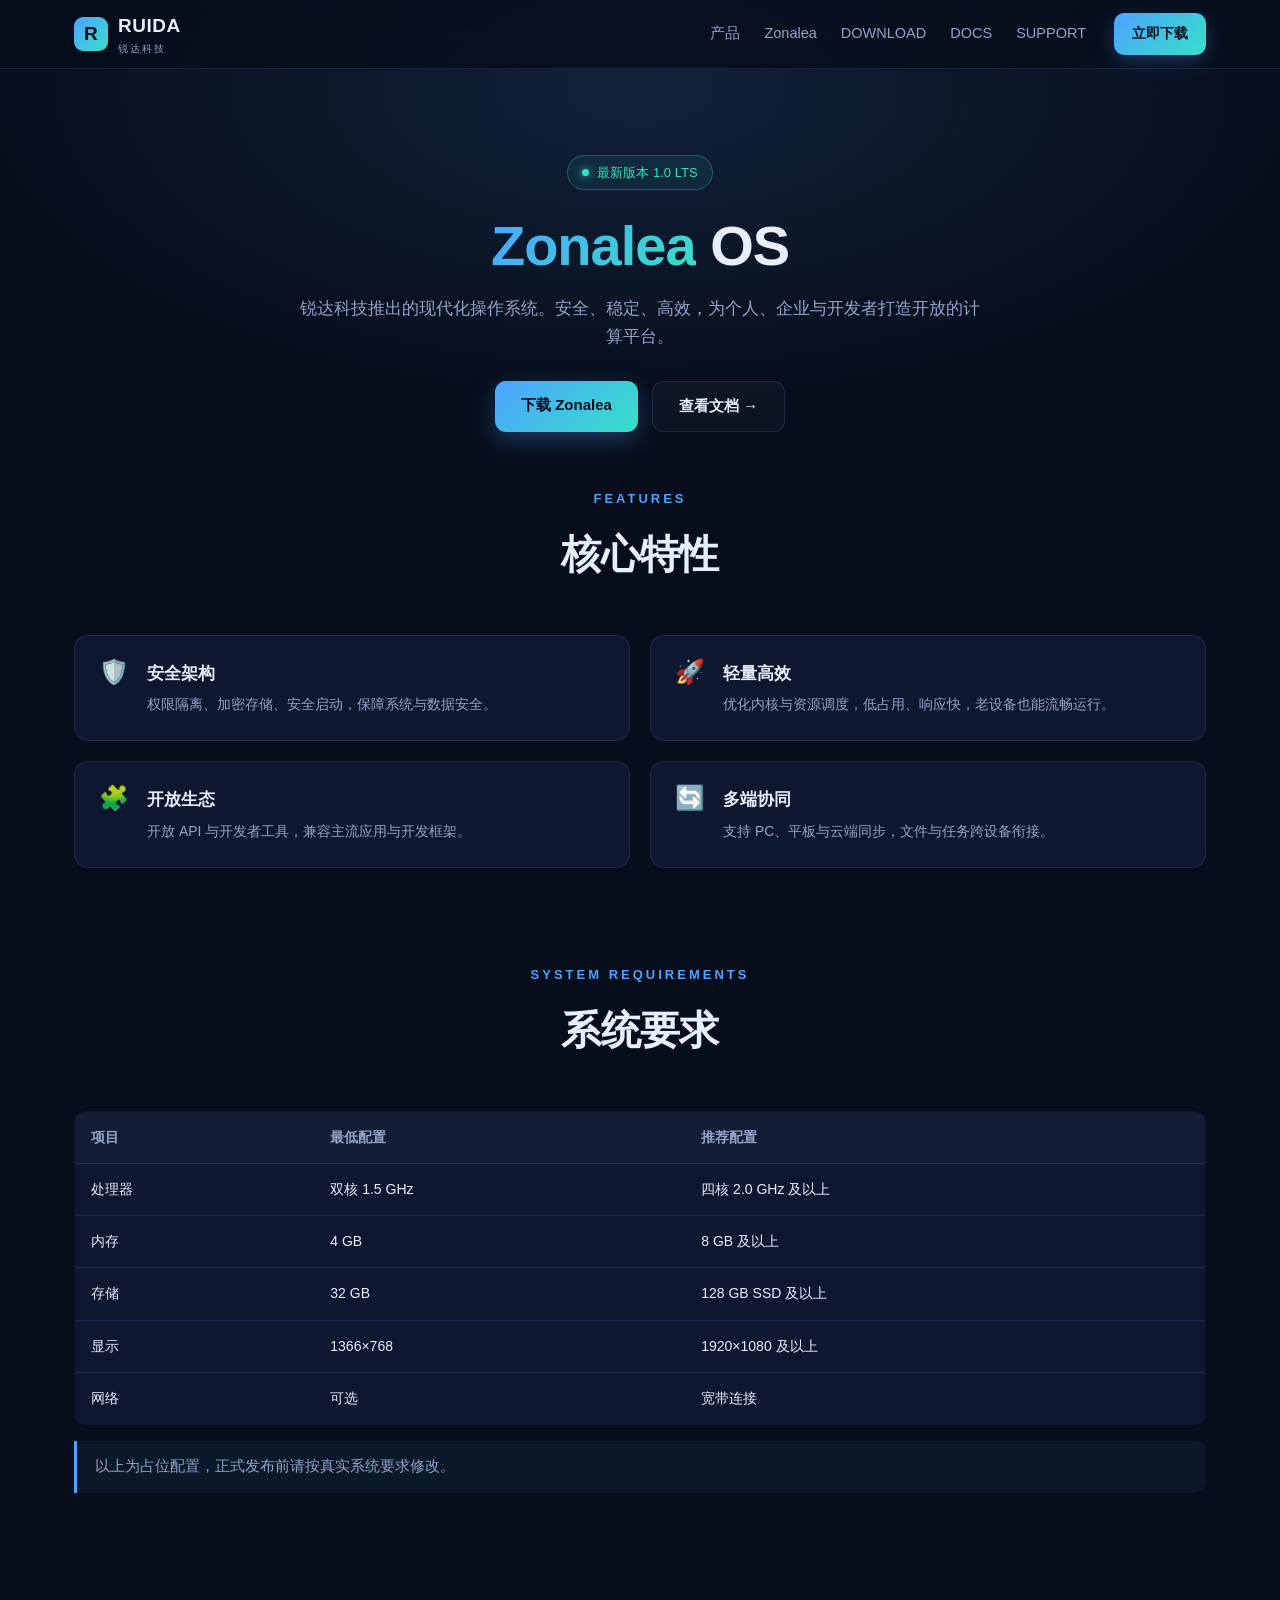
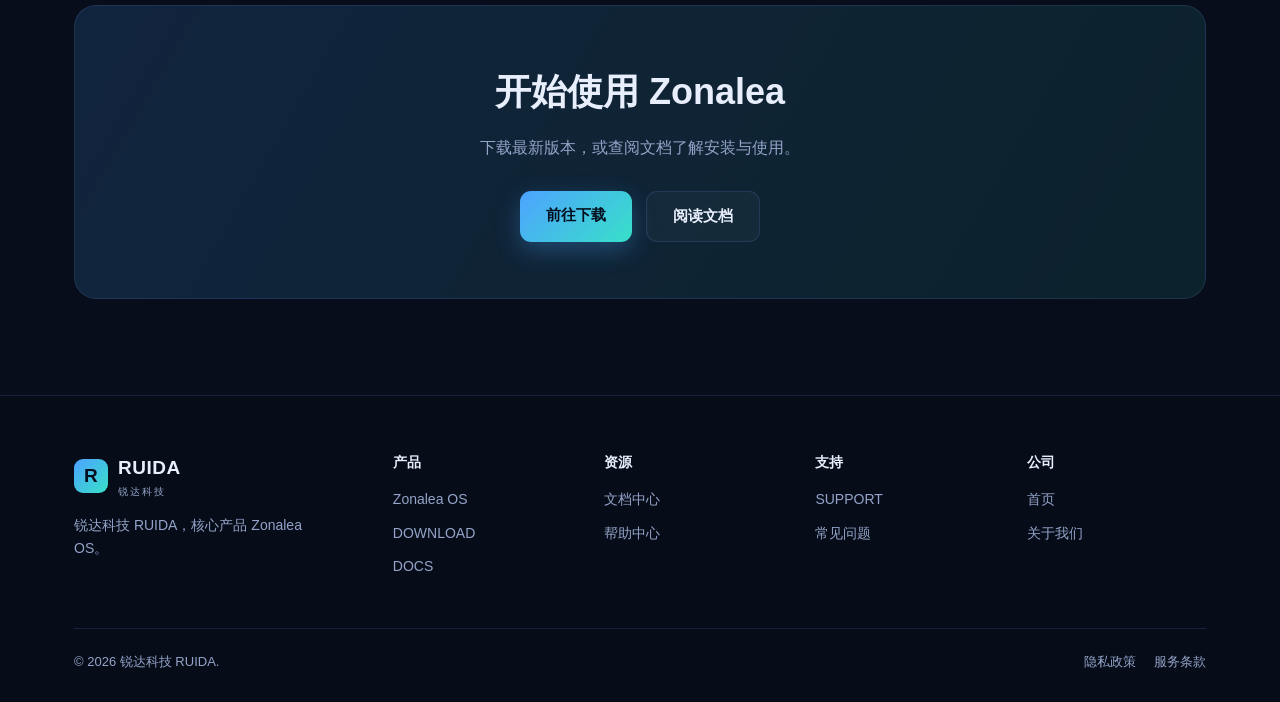
<file: zonalea/index.html>
<!DOCTYPE html>
<html lang="zh-CN">
<head>
<meta charset="UTF-8">
<meta name="viewport" content="width=device-width, initial-scale=1.0">
<title>Zonalea OS — 锐达科技 RUIDA</title>
<meta name="description" content="Zonalea OS 是锐达科技推出的现代化操作系统，安全、高效、开放。">
<link rel="stylesheet" href="../assets/style.css">
</head>
<body>
<header>
  <div class="wrap">
    <nav class="nav" id="nav">
      <a href="../index.html" class="logo"><span class="logo-mark">R</span><span>RUIDA<small>锐达科技</small></span></a>
      <div class="nav-links">
        <a href="../index.html#products">产品</a>
        <a href="../zonalea/">Zonalea</a>
        <a href="../download/">DOWNLOAD</a>
        <a href="../docs/">DOCS</a>
        <a href="../support/">SUPPORT</a>
      </div>
      <a href="../download/" class="nav-cta">立即下载</a>
      <button class="menu-btn" id="menuBtn" aria-label="菜单">☰</button>
    </nav>
  </div>
</header>

<main>
  <section class="page-hero">
    <div class="wrap">
      <div class="badge"><span class="dot"></span> 最新版本 1.0 LTS</div>
      <h1><span class="grad-text">Zonalea</span> OS</h1>
      <p>锐达科技推出的现代化操作系统。安全、稳定、高效，为个人、企业与开发者打造开放的计算平台。</p>
      <div class="hero-actions">
        <a href="../download/" class="btn btn-primary">下载 Zonalea</a>
        <a href="../docs/" class="btn btn-ghost">查看文档 →</a>
      </div>
    </div>
  </section>

  <section>
    <div class="wrap">
      <div class="sec-head"><div class="sec-tag">FEATURES</div><h2>核心特性</h2></div>
      <div class="grid-2">
        <div class="feature"><div class="fi">🛡️</div><div><h4>安全架构</h4><p>权限隔离、加密存储、安全启动，保障系统与数据安全。</p></div></div>
        <div class="feature"><div class="fi">🚀</div><div><h4>轻量高效</h4><p>优化内核与资源调度，低占用、响应快，老设备也能流畅运行。</p></div></div>
        <div class="feature"><div class="fi">🧩</div><div><h4>开放生态</h4><p>开放 API 与开发者工具，兼容主流应用与开发框架。</p></div></div>
        <div class="feature"><div class="fi">🔄</div><div><h4>多端协同</h4><p>支持 PC、平板与云端同步，文件与任务跨设备衔接。</p></div></div>
      </div>
    </div>
  </section>

  <section>
    <div class="wrap">
      <div class="sec-head"><div class="sec-tag">SYSTEM REQUIREMENTS</div><h2>系统要求</h2></div>
      <table class="table">
        <tr><th>项目</th><th>最低配置</th><th>推荐配置</th></tr>
        <tr><td>处理器</td><td>双核 1.5 GHz</td><td>四核 2.0 GHz 及以上</td></tr>
        <tr><td>内存</td><td>4 GB</td><td>8 GB 及以上</td></tr>
        <tr><td>存储</td><td>32 GB</td><td>128 GB SSD 及以上</td></tr>
        <tr><td>显示</td><td>1366×768</td><td>1920×1080 及以上</td></tr>
        <tr><td>网络</td><td>可选</td><td>宽带连接</td></tr>
      </table>
      <div class="notice">以上为占位配置，正式发布前请按真实系统要求修改。</div>
    </div>
  </section>

  <div class="wrap">
    <div class="cta-band">
      <h2>开始使用 Zonalea</h2>
      <p>下载最新版本，或查阅文档了解安装与使用。</p>
      <div class="hero-actions">
        <a href="../download/" class="btn btn-primary">前往下载</a>
        <a href="../docs/" class="btn btn-ghost">阅读文档</a>
      </div>
    </div>
  </div>
</main>

<footer>
  <div class="wrap">
    <div class="foot-grid">
      <div class="foot-brand"><a href="../index.html" class="logo"><span class="logo-mark">R</span><span>RUIDA<small>锐达科技</small></span></a><p>锐达科技 RUIDA，核心产品 Zonalea OS。</p></div>
      <div class="foot-col"><h5>产品</h5><a href="../zonalea/">Zonalea OS</a><a href="../download/">DOWNLOAD</a><a href="../docs/">DOCS</a></div>
      <div class="foot-col"><h5>资源</h5><a href="../docs/">文档中心</a><a href="../support/">帮助中心</a></div>
      <div class="foot-col"><h5>支持</h5><a href="../support/">SUPPORT</a><a href="../support/">常见问题</a></div>
      <div class="foot-col"><h5>公司</h5><a href="../index.html">首页</a><a href="#">关于我们</a></div>
    </div>
    <div class="foot-bottom"><span>© <span data-year>2026</span> 锐达科技 RUIDA.</span><span><a href="#">隐私政策</a><a href="#">服务条款</a></span></div>
  </div>
</footer>
<script src="../assets/main.js"></script>
</body>
  </html>
</file>
<file: assets/style.css>
:root{
  --bg:#070d1a;--bg-soft:#0d1730;--card:#111d38;
  --line:rgba(120,160,255,.14);--text:#e8eefc;--muted:#93a4c8;
  --blue:#4da3ff;--cyan:#37e0c8;--grad:linear-gradient(135deg,#4da3ff,#37e0c8);
  --radius:16px;--max:1180px;
}
*{margin:0;padding:0;box-sizing:border-box}
html{scroll-behavior:smooth}
body{font-family:-apple-system,BlinkMacSystemFont,"Segoe UI","PingFang SC","Microsoft YaHei",sans-serif;background:var(--bg);color:var(--text);line-height:1.65;-webkit-font-smoothing:antialiased;overflow-x:hidden}
a{color:inherit;text-decoration:none}
.wrap{width:100%;max-width:var(--max);margin:0 auto;padding:0 24px}
body::before{content:"";position:fixed;top:-30vh;left:50%;width:120vw;height:80vh;transform:translateX(-50%);background:radial-gradient(ellipse at center,rgba(77,163,255,.14),transparent 65%);pointer-events:none;z-index:0}

/* 导航 */
header{position:sticky;top:0;z-index:50;backdrop-filter:blur(14px);background:rgba(7,13,26,.78);border-bottom:1px solid var(--line)}
.nav{display:flex;align-items:center;height:68px;gap:28px}
.logo{display:flex;align-items:center;gap:10px;font-weight:800;font-size:19px;letter-spacing:.5px}
.logo-mark{width:34px;height:34px;border-radius:9px;background:var(--grad);display:grid;place-items:center;color:#04101f;font-size:19px;font-weight:900}
.logo small{display:block;font-size:10px;color:var(--muted);font-weight:500;letter-spacing:2px}
.nav-links{display:flex;gap:24px;margin-left:auto;font-size:14.5px;color:var(--muted)}
.nav-links a{transition:color .2s}
.nav-links a:hover{color:var(--text)}
.nav-cta{font-size:14px;padding:9px 18px;border-radius:10px;background:var(--grad);color:#04101f;font-weight:700;transition:transform .2s,box-shadow .2s;box-shadow:0 6px 20px rgba(77,163,255,.28);white-space:nowrap}
.nav-cta:hover{transform:translateY(-2px);box-shadow:0 10px 26px rgba(77,163,255,.42)}
.menu-btn{display:none;background:none;border:0;color:var(--text);font-size:24px;cursor:pointer}

/* 通用 */
section{position:relative;z-index:1;padding:0 0 96px}
.page-hero{position:relative;z-index:1;padding:86px 0 56px;text-align:center}
.page-hero h1{font-size:clamp(34px,5vw,56px);line-height:1.15;letter-spacing:-1px;font-weight:800;margin-bottom:16px}
.page-hero p{max-width:680px;margin:0 auto;color:var(--muted);font-size:17px}
.grad-text{background:var(--grad);-webkit-background-clip:text;background-clip:text;color:transparent}
.badge{display:inline-flex;align-items:center;gap:8px;font-size:13px;color:var(--cyan);border:1px solid rgba(55,224,200,.3);background:rgba(55,224,200,.07);padding:6px 14px;border-radius:999px;margin-bottom:24px}
.dot{width:7px;height:7px;border-radius:50%;background:var(--cyan);box-shadow:0 0 10px var(--cyan)}
.hero-actions{display:flex;gap:14px;justify-content:center;flex-wrap:wrap;margin-top:30px}
.btn{display:inline-block;padding:12px 26px;border-radius:11px;font-weight:700;font-size:15px;transition:all .2s}
.btn-primary{background:var(--grad);color:#04101f;box-shadow:0 8px 24px rgba(77,163,255,.3)}
.btn-primary:hover{transform:translateY(-2px);box-shadow:0 12px 32px rgba(77,163,255,.45)}
.btn-ghost{border:1px solid var(--line);color:var(--text);background:rgba(255,255,255,.03)}
.btn-ghost:hover{border-color:var(--blue);background:rgba(77,163,255,.09)}
.sec-head{text-align:center;margin-bottom:48px}
.sec-tag{font-size:13px;color:var(--blue);letter-spacing:3px;font-weight:700;margin-bottom:12px}
.sec-head h2{font-size:clamp(26px,3.4vw,40px);letter-spacing:-.6px;font-weight:800}
.sec-head p{color:var(--muted);margin-top:12px;font-size:16px}
.grid-3{display:grid;grid-template-columns:repeat(3,1fr);gap:22px}
.grid-2{display:grid;grid-template-columns:repeat(2,1fr);gap:20px}
.card{background:linear-gradient(180deg,var(--card),rgba(17,29,56,.5));border:1px solid var(--line);border-radius:var(--radius);padding:30px 26px;transition:transform .25s,border-color .25s,box-shadow .25s;display:flex;flex-direction:column}
.card:hover{transform:translateY(-6px);border-color:rgba(77,163,255,.5);box-shadow:0 18px 40px rgba(0,0,0,.42)}
.icon{width:50px;height:50px;border-radius:13px;background:rgba(77,163,255,.12);border:1px solid rgba(77,163,255,.25);display:grid;place-items:center;font-size:23px;margin-bottom:20px}
.card h3{font-size:19px;margin-bottom:10px;font-weight:700}
.card p{color:var(--muted);font-size:14.5px;flex:1}
.card-link{margin-top:20px;font-size:14px;color:var(--blue);font-weight:600}
.feature{display:flex;gap:18px;padding:24px;background:var(--bg-soft);border:1px solid var(--line);border-radius:14px;transition:border-color .2s,background .2s}
.feature:hover{border-color:rgba(55,224,200,.4);background:rgba(55,224,200,.04)}
.feature .fi{font-size:24px;line-height:1}
.feature h4{font-size:16.5px;margin-bottom:6px}
.feature p{color:var(--muted);font-size:14px}

/* 表格 */
.table{width:100%;border-collapse:collapse;background:var(--bg-soft);border:1px solid var(--line);border-radius:12px;overflow:hidden}
.table th,.table td{padding:14px 16px;text-align:left;font-size:14px;border-bottom:1px solid var(--line)}
.table th{color:var(--muted);font-weight:600;background:rgba(255,255,255,.02)}
.table tr:last-child td{border-bottom:0}

/* FAQ */
.faq details{background:var(--bg-soft);border:1px solid var(--line);border-radius:12px;padding:18px 20px;margin-bottom:12px}
.faq summary{cursor:pointer;font-weight:600;font-size:15.5px}
.faq p{color:var(--muted);font-size:14.5px;margin-top:10px}

/* 文档布局 */
.docs-layout{display:grid;grid-template-columns:240px 1fr;gap:36px;align-items:start}
.docs-nav{position:sticky;top:88px;background:var(--bg-soft);border:1px solid var(--line);border-radius:14px;padding:18px}
.docs-nav h4{font-size:13px;color:var(--muted);letter-spacing:1px;margin-bottom:12px}
.docs-nav a{display:block;font-size:14px;color:var(--muted);padding:8px 10px;border-radius:8px;margin-bottom:4px}
.docs-nav a:hover{background:rgba(77,163,255,.1);color:var(--text)}
.docs-content h2{font-size:26px;margin-bottom:14px}
.docs-content h3{font-size:19px;margin:28px 0 10px}
.docs-content p{color:var(--muted);font-size:15px;margin-bottom:12px}
.code{background:#0a1224;border:1px solid var(--line);border-radius:10px;padding:16px 18px;font-family:ui-monospace,SFMono-Regular,Menlo,monospace;font-size:13.5px;color:#b9d6ff;overflow:auto;margin:12px 0 18px;white-space:pre}
.notice{border-left:3px solid var(--blue);background:rgba(77,163,255,.07);padding:14px 18px;border-radius:0 10px 10px 0;color:var(--muted);font-size:14.5px;margin:16px 0}

/* CTA/页脚 */
.cta-band{position:relative;z-index:1;background:linear-gradient(120deg,rgba(77,163,255,.16),rgba(55,224,200,.1));border:1px solid var(--line);border-radius:22px;padding:56px 36px;text-align:center;margin-bottom:96px}
.cta-band h2{font-size:clamp(24px,3.2vw,36px);font-weight:800;margin-bottom:14px}
.cta-band p{color:var(--muted);margin-bottom:28px}
footer{position:relative;z-index:1;border-top:1px solid var(--line);padding:56px 0 30px;background:rgba(7,13,26,.6)}
.foot-grid{display:grid;grid-template-columns:1.6fr repeat(4,1fr);gap:32px;margin-bottom:40px}
.foot-brand p{color:var(--muted);font-size:14px;margin-top:14px;max-width:260px}
.foot-col h5{font-size:13.5px;margin-bottom:14px}
.foot-col a{display:block;color:var(--muted);font-size:14px;margin-bottom:10px}
.foot-col a:hover{color:var(--blue)}
.foot-bottom{border-top:1px solid var(--line);padding-top:22px;display:flex;justify-content:space-between;gap:16px;flex-wrap:wrap;font-size:13px;color:var(--muted)}
.foot-bottom a{margin-left:18px}
.foot-bottom a:hover{color:var(--blue)}

@media(max-width:900px){.grid-3{grid-template-columns:1fr 1fr}.foot-grid{grid-template-columns:1fr 1fr}.docs-layout{grid-template-columns:1fr}.docs-nav{position:static}}
@media(max-width:720px){
  .nav-links,.nav-cta{display:none}.menu-btn{display:block;margin-left:auto}
  .nav.open .nav-links{display:flex;flex-direction:column;gap:0;position:absolute;top:68px;left:0;right:0;background:rgba(7,13,26,.98);border-bottom:1px solid var(--line);padding:12px 24px 20px}
  .nav.open .nav-links a{padding:12px 0;border-bottom:1px solid var(--line)}
  .page-hero{padding:60px 0 40px}
  .grid-3,.grid-2{grid-template-columns:1fr}
  .foot-grid{grid-template-columns:1fr 1fr}.foot-brand{grid-column:1/-1}
  .cta-band{padding:40px 22px}
}
</file>
